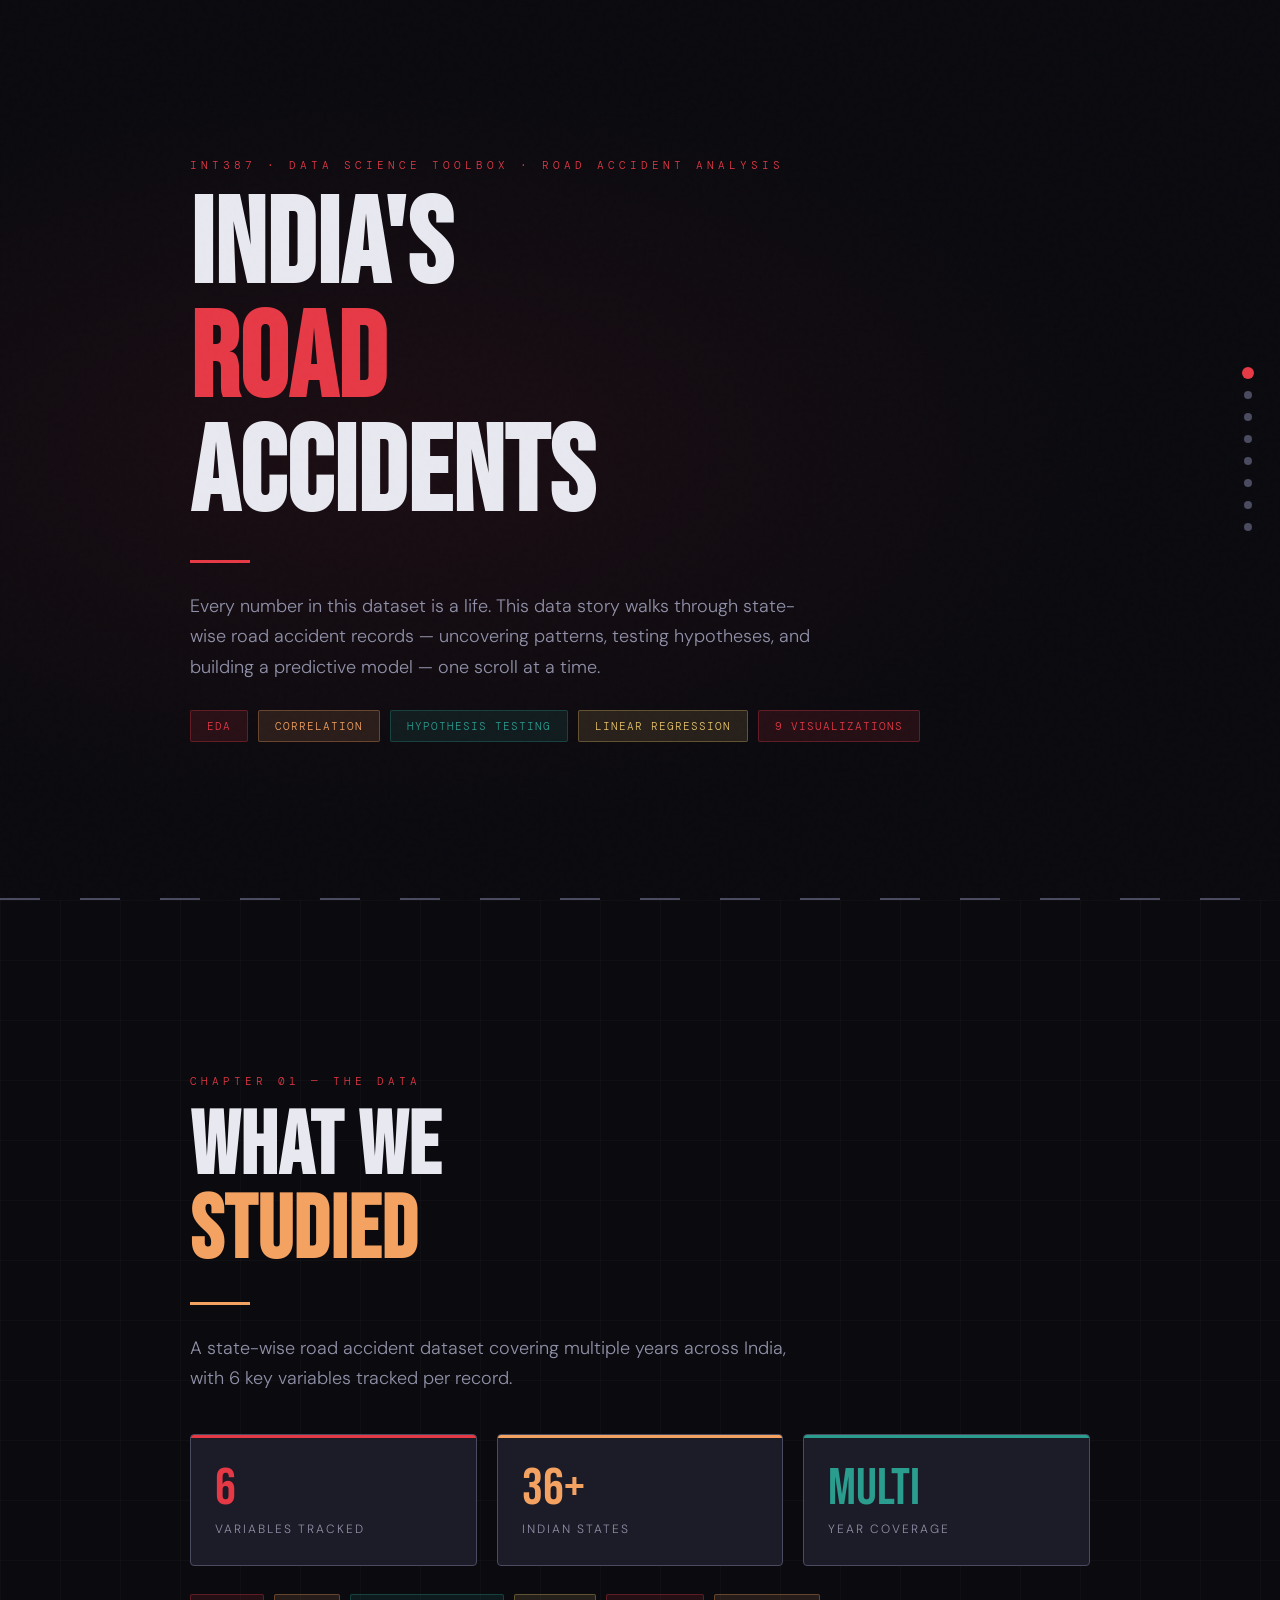
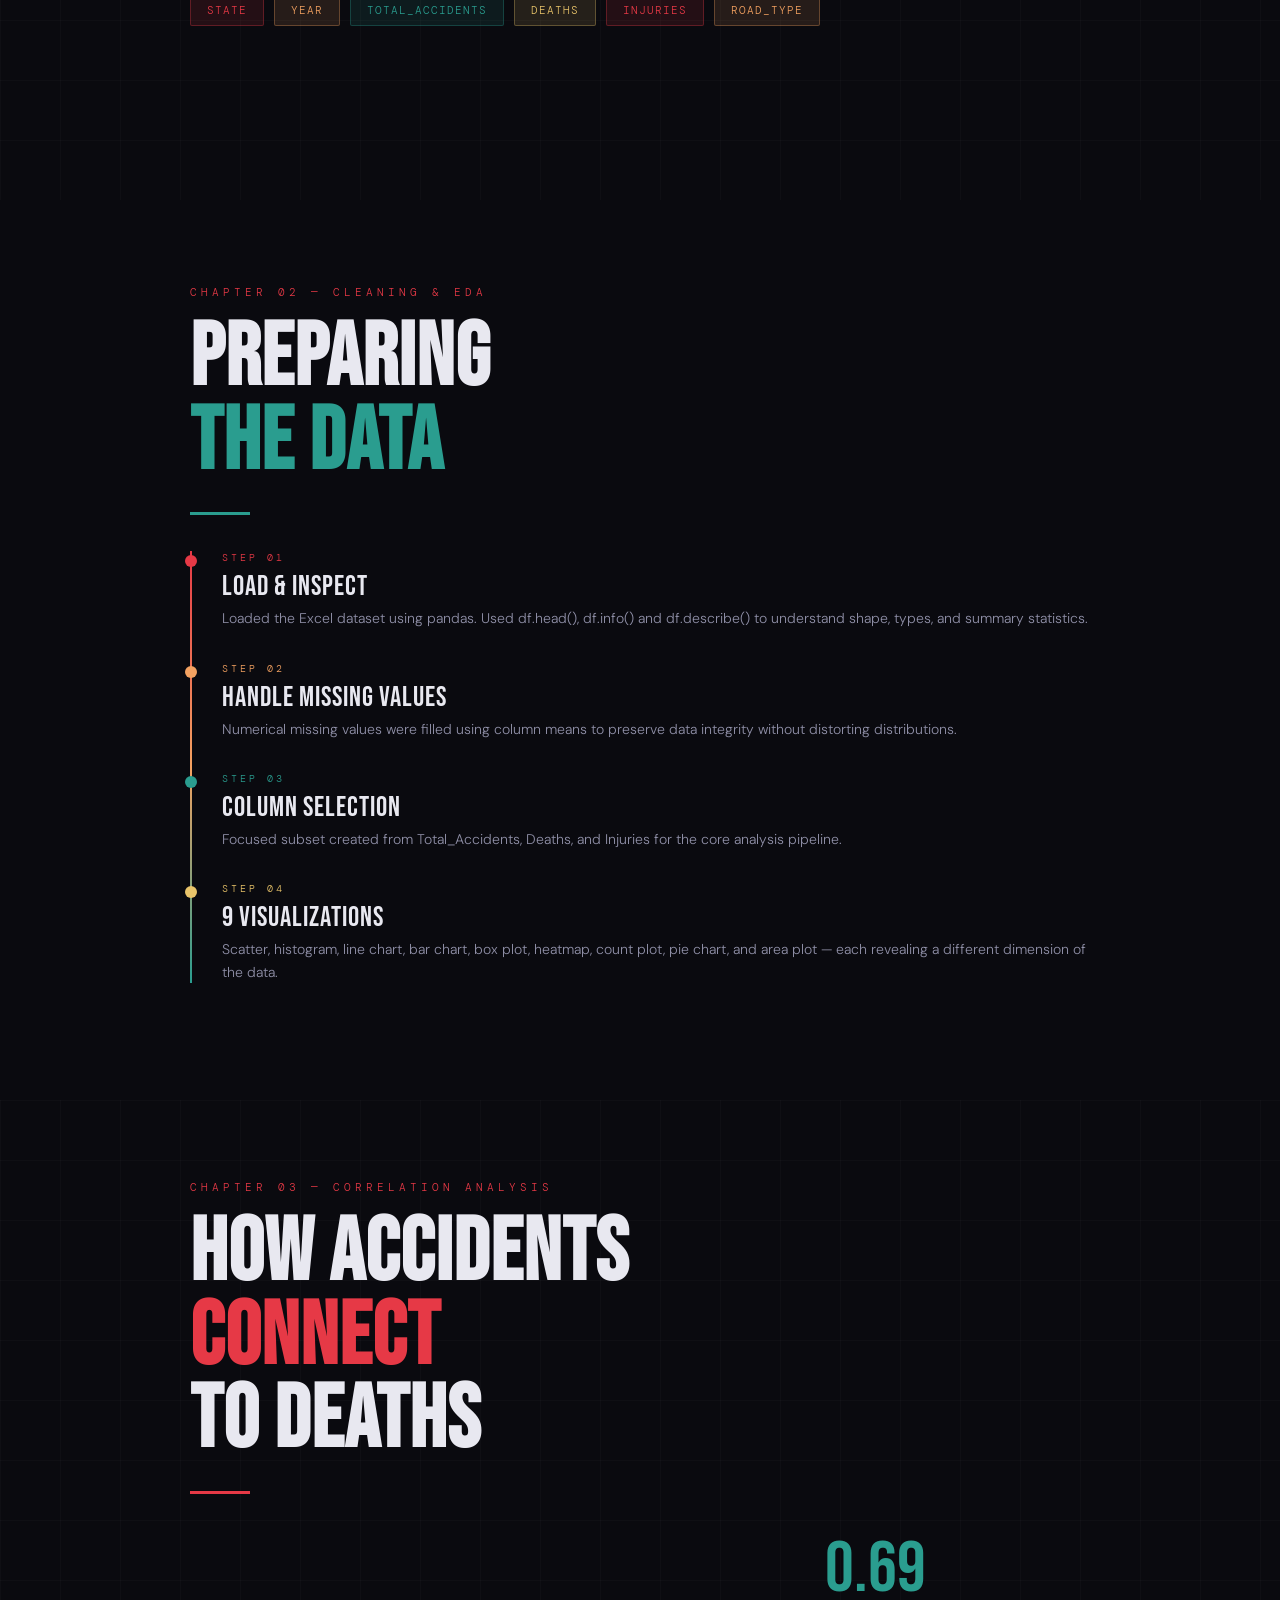
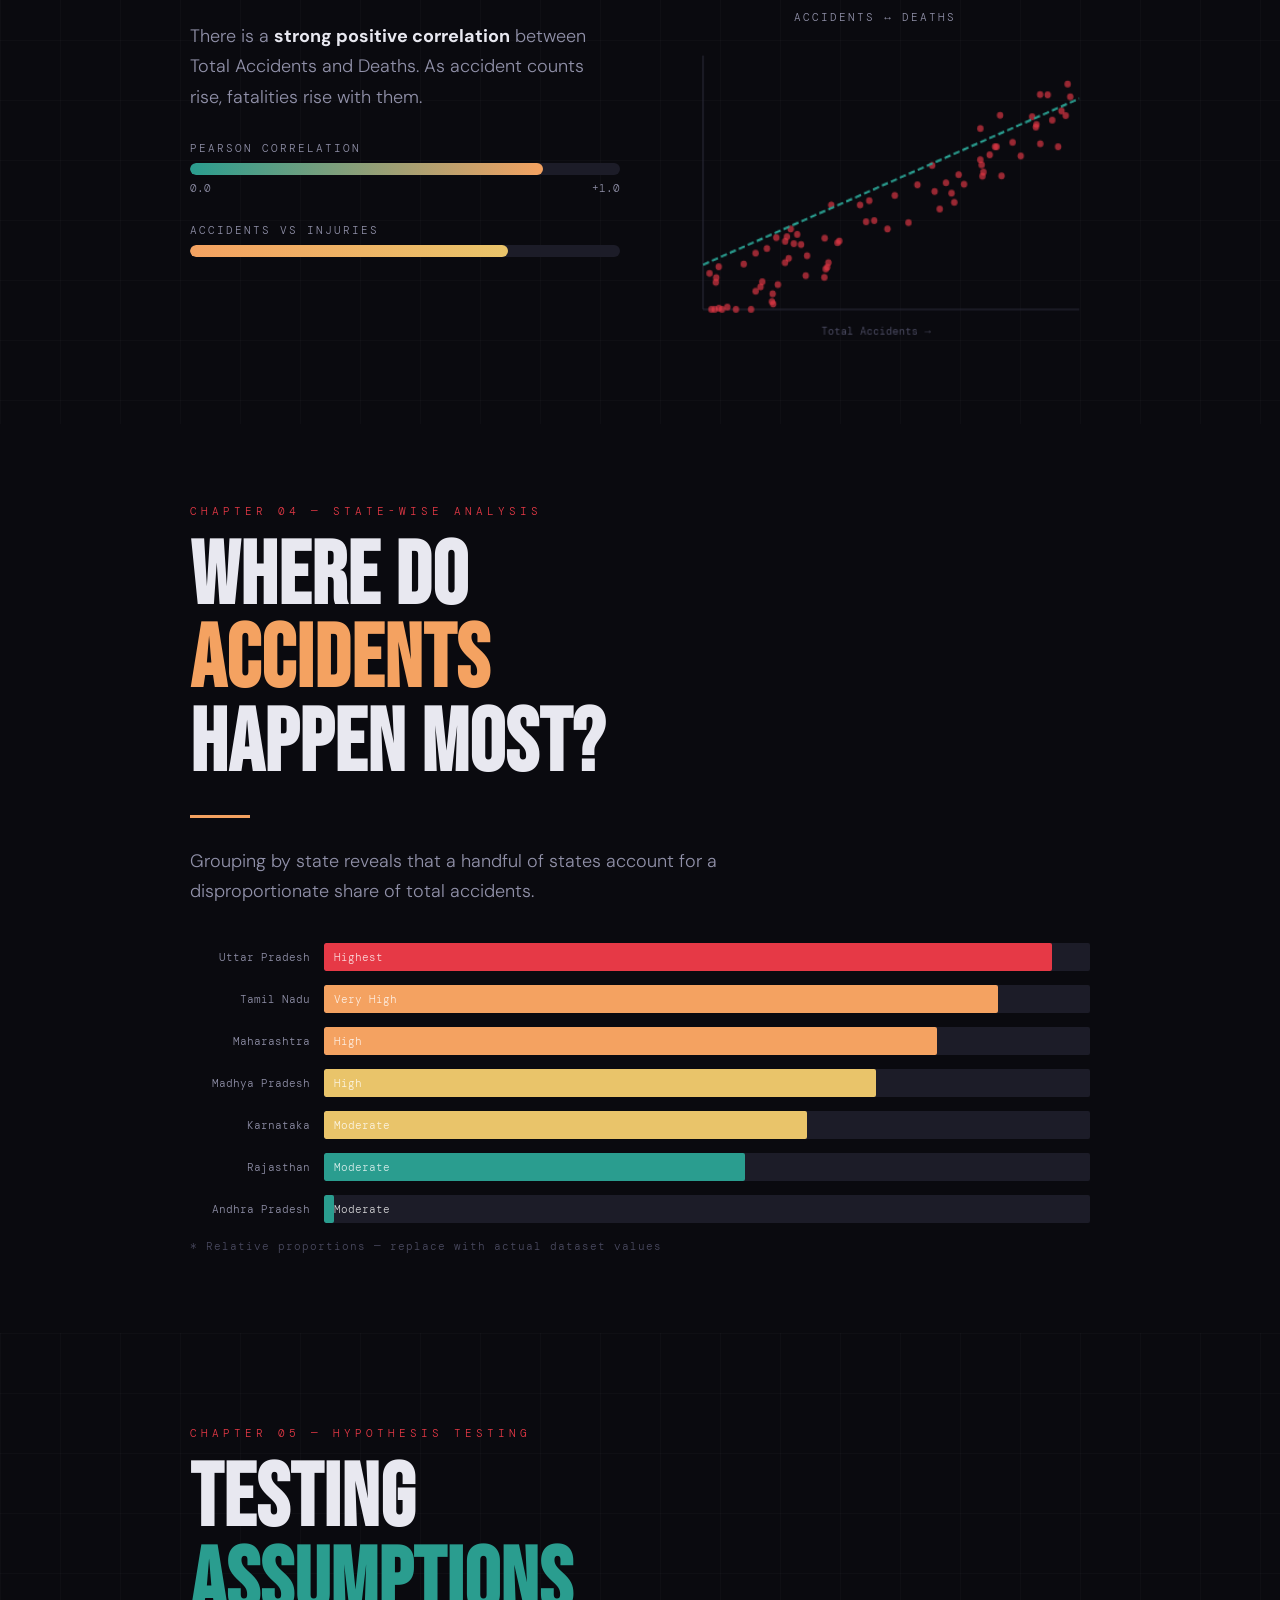
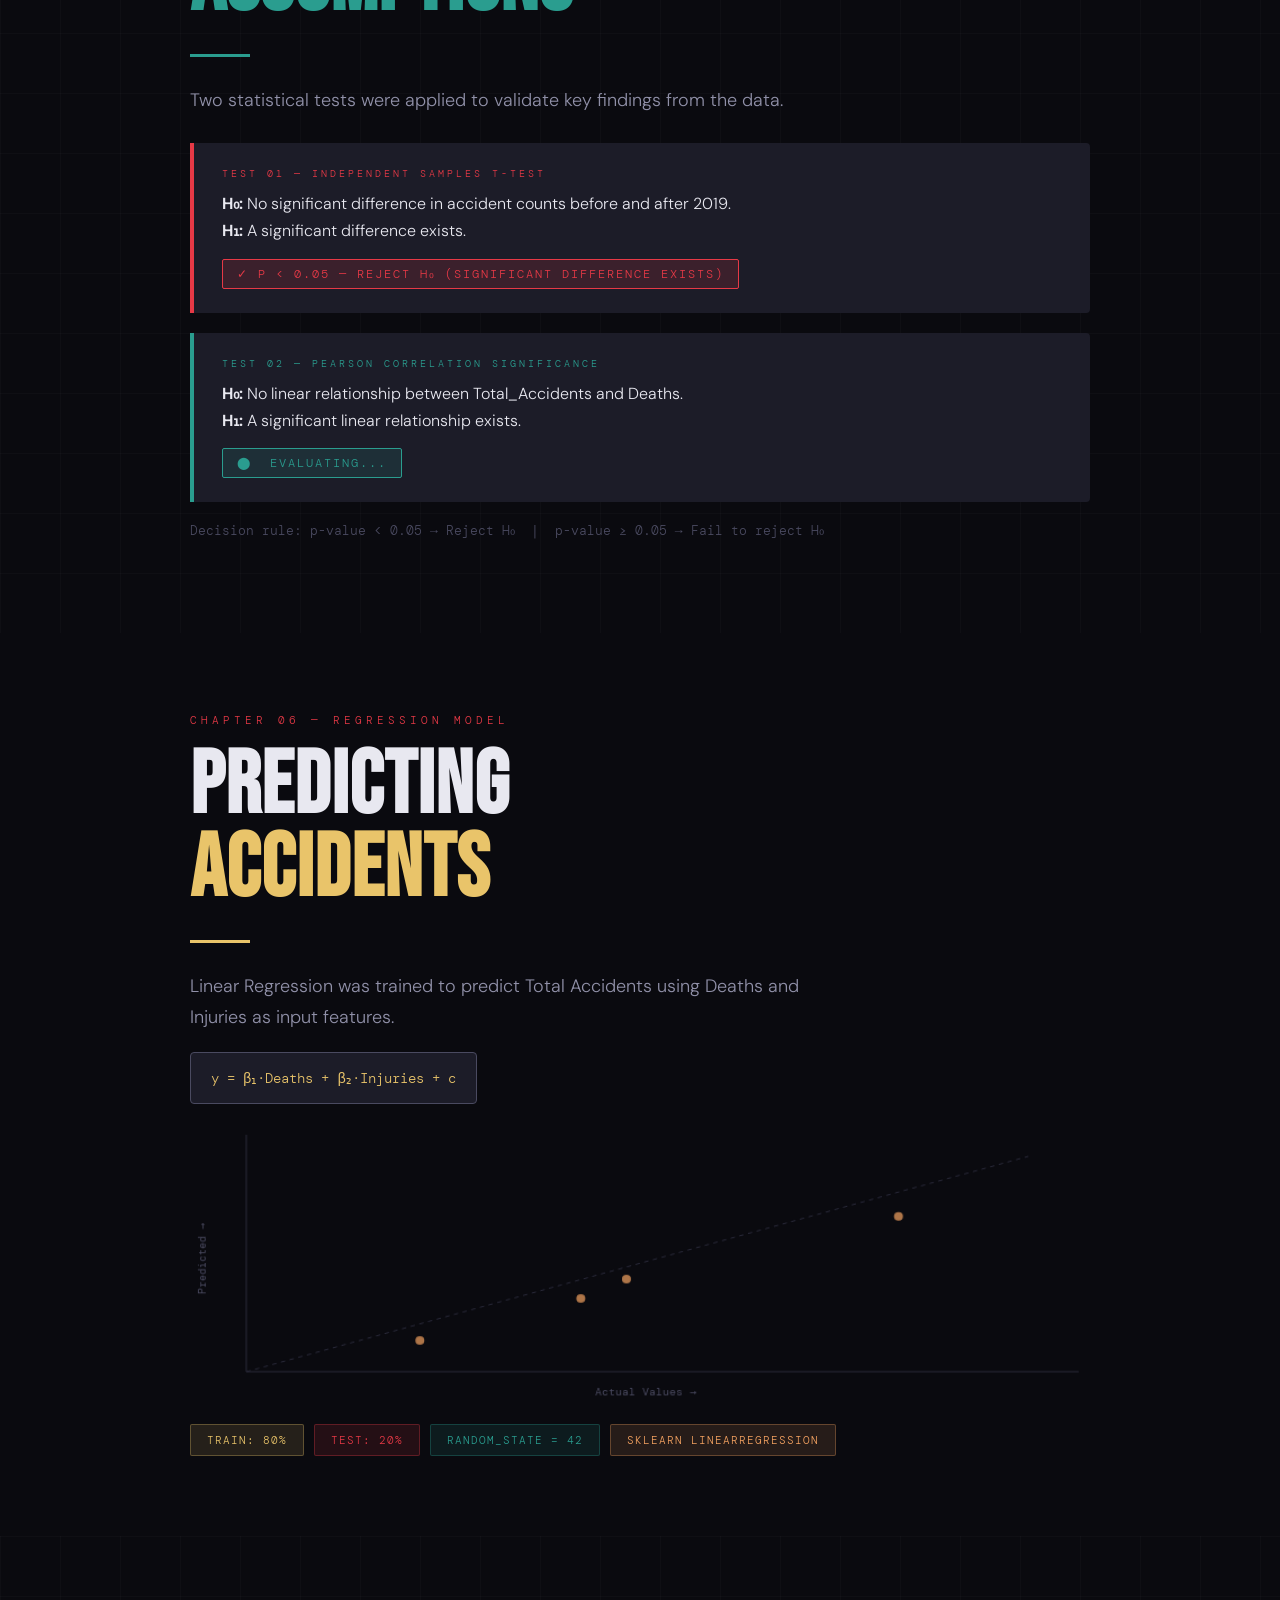
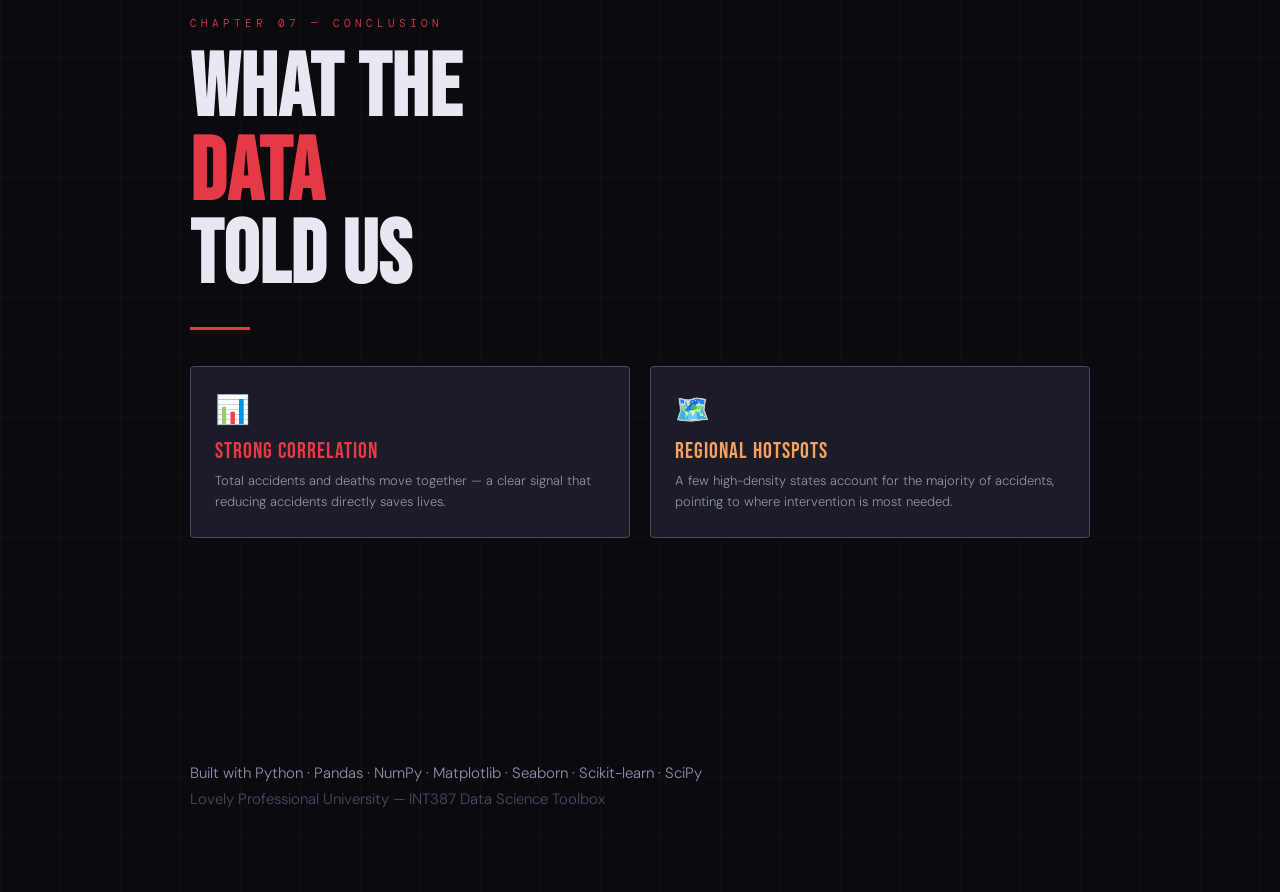
<file: road_accident_story.html>
<!DOCTYPE html>
<html lang="en">
<head>
<meta charset="UTF-8">
<meta name="viewport" content="width=device-width, initial-scale=1.0">
<title>Road Accident Analysis — Data Story</title>
<link href="https://fonts.googleapis.com/css2?family=Bebas+Neue&family=DM+Sans:ital,wght@0,300;0,400;0,600;1,300&family=DM+Mono:wght@400;500&display=swap" rel="stylesheet">
<style>
  :root {
    --red:    #e63946;
    --amber:  #f4a261;
    --yellow: #e9c46a;
    --teal:   #2a9d8f;
    --dark:   #0a0a0f;
    --dark2:  #12121a;
    --dark3:  #1c1c28;
    --muted:  #4a4a60;
    --text:   #e8e8f0;
    --sub:    #9090a8;
  }

  *, *::before, *::after { box-sizing: border-box; margin: 0; padding: 0; }

  html { scroll-behavior: smooth; }

  body {
    background: var(--dark);
    color: var(--text);
    font-family: 'DM Sans', sans-serif;
    font-weight: 300;
    overflow-x: hidden;
  }

  /* ── PROGRESS BAR ── */
  #progress-bar {
    position: fixed; top: 0; left: 0; height: 3px;
    background: linear-gradient(90deg, var(--red), var(--amber));
    width: 0%; z-index: 999; transition: width 0.1s linear;
  }

  /* ── NAV DOTS ── */
  #nav-dots {
    position: fixed; right: 28px; top: 50%; transform: translateY(-50%);
    display: flex; flex-direction: column; gap: 14px; z-index: 998;
  }
  .dot {
    width: 8px; height: 8px; border-radius: 50%;
    background: var(--muted); cursor: pointer;
    transition: background 0.3s, transform 0.3s;
  }
  .dot.active { background: var(--red); transform: scale(1.5); }

  /* ── SECTIONS ── */
  section {
    min-height: 100vh;
    display: flex; align-items: center; justify-content: center;
    padding: 80px 60px;
    position: relative;
    opacity: 0; transform: translateY(40px);
    transition: opacity 0.8s ease, transform 0.8s ease;
  }
  section.visible { opacity: 1; transform: translateY(0); }

  .inner { max-width: 900px; width: 100%; }

  /* ── CHAPTER LABEL ── */
  .chapter {
    font-family: 'DM Mono', monospace;
    font-size: 11px; letter-spacing: 4px;
    color: var(--red); text-transform: uppercase;
    margin-bottom: 18px;
  }

  /* ── BIG HEADLINE ── */
  h1, h2 {
    font-family: 'Bebas Neue', sans-serif;
    line-height: 0.95; letter-spacing: 1px;
  }
  h1 { font-size: clamp(64px, 10vw, 120px); }
  h2 { font-size: clamp(48px, 7vw, 88px); }

  .accent { color: var(--red); }
  .accent-amber { color: var(--amber); }
  .accent-teal  { color: var(--teal); }
  .accent-yellow{ color: var(--yellow); }

  p.lead {
    font-size: 18px; line-height: 1.7;
    color: var(--sub); max-width: 620px;
    margin-top: 24px;
  }

  /* ── STAT CARDS ── */
  .stat-row {
    display: grid; grid-template-columns: repeat(3,1fr);
    gap: 20px; margin-top: 40px;
  }
  .stat-card {
    background: var(--dark3);
    border: 1px solid var(--muted);
    border-radius: 4px;
    padding: 28px 24px;
    position: relative; overflow: hidden;
    opacity: 0; transform: translateY(20px);
    transition: opacity 0.6s ease, transform 0.6s ease;
  }
  .stat-card.pop { opacity: 1; transform: translateY(0); }
  .stat-card::before {
    content: ''; position: absolute;
    top: 0; left: 0; right: 0; height: 3px;
  }
  .stat-card.c1::before { background: var(--red); }
  .stat-card.c2::before { background: var(--amber); }
  .stat-card.c3::before { background: var(--teal); }
  .stat-num {
    font-family: 'Bebas Neue', sans-serif;
    font-size: 52px; line-height: 1;
  }
  .stat-label { font-size: 12px; letter-spacing: 2px; color: var(--sub); margin-top: 6px; text-transform: uppercase; }

  /* ── DIVIDER ── */
  .divider {
    width: 60px; height: 3px;
    background: var(--red);
    margin: 28px 0;
  }

  /* ── BAR CHART ── */
  .bar-chart { margin-top: 36px; }
  .bar-row {
    display: flex; align-items: center;
    gap: 14px; margin-bottom: 14px;
  }
  .bar-label {
    font-family: 'DM Mono', monospace;
    font-size: 11px; color: var(--sub);
    width: 120px; text-align: right; flex-shrink: 0;
  }
  .bar-track {
    flex: 1; height: 28px;
    background: var(--dark3);
    border-radius: 2px; overflow: hidden;
    position: relative;
  }
  .bar-fill {
    height: 100%; width: 0%;
    border-radius: 2px;
    transition: width 1.4s cubic-bezier(0.16,1,0.3,1);
    display: flex; align-items: center; padding-left: 10px;
  }
  .bar-fill span {
    font-family: 'DM Mono', monospace;
    font-size: 11px; color: rgba(255,255,255,0.8);
    white-space: nowrap;
  }

  /* ── CORRELATION VISUAL ── */
  .corr-grid {
    display: grid; grid-template-columns: 1fr 1fr;
    gap: 40px; margin-top: 40px; align-items: center;
  }
  .corr-meter {
    position: relative; margin-top: 20px;
  }
  .corr-track {
    height: 12px; background: var(--dark3);
    border-radius: 6px; overflow: hidden;
  }
  .corr-fill {
    height: 100%; width: 0%;
    background: linear-gradient(90deg, var(--teal), var(--amber));
    border-radius: 6px;
    transition: width 1.6s cubic-bezier(0.16,1,0.3,1);
  }
  .corr-value {
    font-family: 'Bebas Neue', sans-serif;
    font-size: 72px; color: var(--teal);
    line-height: 1;
  }
  .corr-desc { font-size: 15px; color: var(--sub); margin-top: 10px; line-height: 1.6; }

  /* ── SCATTER VISUAL ── */
  #scatter-canvas {
    width: 100%; height: 300px;
    display: block; margin-top: 20px;
  }

  /* ── HYPOTHESIS BLOCK ── */
  .hypo-box {
    background: var(--dark3);
    border-left: 4px solid var(--amber);
    padding: 24px 28px; margin-top: 28px;
    border-radius: 0 4px 4px 0;
  }
  .hypo-label {
    font-family: 'DM Mono', monospace;
    font-size: 10px; letter-spacing: 3px;
    color: var(--amber); text-transform: uppercase; margin-bottom: 10px;
  }
  .hypo-text { font-size: 16px; line-height: 1.7; }
  .verdict {
    display: inline-block;
    font-family: 'DM Mono', monospace;
    font-size: 12px; letter-spacing: 2px;
    padding: 6px 14px; margin-top: 14px;
    border-radius: 2px; text-transform: uppercase;
  }
  .verdict.reject   { background: rgba(230,57,70,0.15); color: var(--red); border: 1px solid var(--red); }
  .verdict.accept   { background: rgba(42,157,143,0.15); color: var(--teal); border: 1px solid var(--teal); }

  /* ── REGRESSION ── */
  #reg-canvas { width: 100%; height: 280px; display: block; margin-top: 20px; }

  .reg-eq {
    font-family: 'DM Mono', monospace;
    font-size: 14px; color: var(--yellow);
    background: var(--dark3);
    padding: 16px 20px; margin-top: 20px;
    border-radius: 4px; border: 1px solid var(--muted);
    display: inline-block;
  }

  /* ── INSIGHT PILLS ── */
  .pills { display: flex; flex-wrap: wrap; gap: 10px; margin-top: 28px; }
  .pill {
    font-family: 'DM Mono', monospace;
    font-size: 11px; letter-spacing: 1px;
    padding: 8px 16px; border-radius: 2px;
    text-transform: uppercase;
    opacity: 0; transform: scale(0.85);
    transition: opacity 0.5s, transform 0.5s;
  }
  .pill.show { opacity: 1; transform: scale(1); }
  .pill.r { background: rgba(230,57,70,0.12); color: var(--red); border: 1px solid rgba(230,57,70,0.3); }
  .pill.a { background: rgba(244,162,97,0.12); color: var(--amber); border: 1px solid rgba(244,162,97,0.3); }
  .pill.t { background: rgba(42,157,143,0.12); color: var(--teal); border: 1px solid rgba(42,157,143,0.3); }
  .pill.y { background: rgba(233,196,106,0.12); color: var(--yellow); border: 1px solid rgba(233,196,106,0.3); }

  /* ── TIMELINE ── */
  .timeline { margin-top: 36px; position: relative; }
  .timeline::before {
    content: ''; position: absolute;
    left: 0; top: 0; bottom: 0; width: 2px;
    background: linear-gradient(180deg, var(--red), var(--amber), var(--teal));
  }
  .tl-item {
    padding-left: 32px; margin-bottom: 32px;
    opacity: 0; transform: translateX(-20px);
    transition: opacity 0.6s, transform 0.6s;
  }
  .tl-item.show { opacity: 1; transform: translateX(0); }
  .tl-dot {
    position: absolute; left: -5px;
    width: 12px; height: 12px; border-radius: 50%;
    background: var(--red); margin-top: 4px;
  }
  .tl-step {
    font-family: 'DM Mono', monospace;
    font-size: 10px; letter-spacing: 3px;
    color: var(--red); text-transform: uppercase; margin-bottom: 6px;
  }
  .tl-title { font-family: 'Bebas Neue', sans-serif; font-size: 28px; letter-spacing: 1px; }
  .tl-body { font-size: 14px; color: var(--sub); margin-top: 4px; line-height: 1.6; }

  /* ── BG GRAIN ── */
  body::after {
    content: ''; position: fixed; inset: 0;
    background-image: url("data:image/svg+xml,%3Csvg viewBox='0 0 200 200' xmlns='http://www.w3.org/2000/svg'%3E%3Cfilter id='n'%3E%3CfeTurbulence type='fractalNoise' baseFrequency='0.9' numOctaves='4' stitchTiles='stitch'/%3E%3C/filter%3E%3Crect width='100%25' height='100%25' filter='url(%23n)' opacity='0.04'/%3E%3C/svg%3E");
    pointer-events: none; z-index: 1000; opacity: 0.4;
  }

  /* ── HERO BG ── */
  #hero { background: radial-gradient(ellipse at 30% 50%, rgba(230,57,70,0.08) 0%, transparent 60%); }

  /* ── ROAD LINE DECORATION ── */
  .road-line {
    position: absolute; bottom: 0; left: 0; right: 0;
    height: 2px; overflow: hidden;
  }
  .road-line::after {
    content: '';
    display: block; height: 100%;
    background: repeating-linear-gradient(90deg, var(--muted) 0 40px, transparent 40px 80px);
    animation: road 8s linear infinite;
  }
  @keyframes road { from { transform: translateX(0); } to { transform: translateX(-80px); } }

  /* ── CONCLUSION GRID ── */
  .conc-grid { display: grid; grid-template-columns: 1fr 1fr; gap: 20px; margin-top: 36px; }
  .conc-card {
    padding: 24px; border-radius: 4px;
    background: var(--dark3); border: 1px solid var(--muted);
    opacity: 0; transform: translateY(16px);
    transition: opacity 0.5s, transform 0.5s;
  }
  .conc-card.show { opacity: 1; transform: translateY(0); }
  .conc-icon { font-size: 28px; margin-bottom: 10px; }
  .conc-title { font-family: 'Bebas Neue', sans-serif; font-size: 22px; letter-spacing: 1px; margin-bottom: 6px; }
  .conc-body { font-size: 13px; color: var(--sub); line-height: 1.6; }

  /* grid bg ── */
  .grid-bg {
    position: absolute; inset: 0; z-index: -1;
    background-image:
      linear-gradient(rgba(255,255,255,0.02) 1px, transparent 1px),
      linear-gradient(90deg, rgba(255,255,255,0.02) 1px, transparent 1px);
    background-size: 60px 60px;
  }

  @media (max-width: 768px) {
    section { padding: 60px 28px; }
    .stat-row { grid-template-columns: 1fr; }
    .corr-grid { grid-template-columns: 1fr; }
    .conc-grid { grid-template-columns: 1fr; }
    #nav-dots { display: none; }
  }
</style>
</head>
<body>

<div id="progress-bar"></div>

<nav id="nav-dots">
  <div class="dot active" onclick="scrollToSection(0)" title="Cover"></div>
  <div class="dot" onclick="scrollToSection(1)" title="Dataset"></div>
  <div class="dot" onclick="scrollToSection(2)" title="EDA"></div>
  <div class="dot" onclick="scrollToSection(3)" title="Correlation"></div>
  <div class="dot" onclick="scrollToSection(4)" title="State Analysis"></div>
  <div class="dot" onclick="scrollToSection(5)" title="Hypothesis"></div>
  <div class="dot" onclick="scrollToSection(6)" title="Regression"></div>
  <div class="dot" onclick="scrollToSection(7)" title="Conclusion"></div>
</nav>

<!-- ── 0. HERO ── -->
<section id="hero">
  <div class="inner">
    <div class="chapter">INT387 · Data Science Toolbox · Road Accident Analysis</div>
    <h1>INDIA'S<br><span class="accent">ROAD</span><br>ACCIDENTS</h1>
    <div class="divider"></div>
    <p class="lead">
      Every number in this dataset is a life. This data story walks through
      state-wise road accident records — uncovering patterns, testing hypotheses,
      and building a predictive model — one scroll at a time.
    </p>
    <div class="pills" id="hero-pills">
      <span class="pill r">EDA</span>
      <span class="pill a">Correlation</span>
      <span class="pill t">Hypothesis Testing</span>
      <span class="pill y">Linear Regression</span>
      <span class="pill r">9 Visualizations</span>
    </div>
  </div>
  <div class="road-line"></div>
</section>

<!-- ── 1. DATASET ── -->
<section id="s-dataset">
  <div class="grid-bg"></div>
  <div class="inner">
    <div class="chapter">Chapter 01 — The Data</div>
    <h2>WHAT WE<br><span class="accent-amber">STUDIED</span></h2>
    <div class="divider" style="background:var(--amber)"></div>
    <p class="lead">A state-wise road accident dataset covering multiple years across India, with 6 key variables tracked per record.</p>
    <div class="stat-row">
      <div class="stat-card c1">
        <div class="stat-num accent">6</div>
        <div class="stat-label">Variables Tracked</div>
      </div>
      <div class="stat-card c2">
        <div class="stat-num accent-amber">36+</div>
        <div class="stat-label">Indian States</div>
      </div>
      <div class="stat-card c3">
        <div class="stat-num accent-teal">Multi</div>
        <div class="stat-label">Year Coverage</div>
      </div>
    </div>
    <div class="pills" style="margin-top:28px" id="col-pills">
      <span class="pill r">State</span>
      <span class="pill a">Year</span>
      <span class="pill t">Total_Accidents</span>
      <span class="pill y">Deaths</span>
      <span class="pill r">Injuries</span>
      <span class="pill a">Road_Type</span>
    </div>
  </div>
</section>

<!-- ── 2. EDA ── -->
<section id="s-eda">
  <div class="inner">
    <div class="chapter">Chapter 02 — Cleaning &amp; EDA</div>
    <h2>PREPARING<br><span class="accent-teal">THE DATA</span></h2>
    <div class="divider" style="background:var(--teal)"></div>
    <div class="timeline" id="eda-timeline">
      <div class="tl-item" style="position:relative">
        <div class="tl-dot"></div>
        <div class="tl-step">Step 01</div>
        <div class="tl-title">LOAD &amp; INSPECT</div>
        <div class="tl-body">Loaded the Excel dataset using pandas. Used df.head(), df.info() and df.describe() to understand shape, types, and summary statistics.</div>
      </div>
      <div class="tl-item" style="position:relative">
        <div class="tl-dot" style="background:var(--amber)"></div>
        <div class="tl-step" style="color:var(--amber)">Step 02</div>
        <div class="tl-title">HANDLE MISSING VALUES</div>
        <div class="tl-body">Numerical missing values were filled using column means to preserve data integrity without distorting distributions.</div>
      </div>
      <div class="tl-item" style="position:relative">
        <div class="tl-dot" style="background:var(--teal)"></div>
        <div class="tl-step" style="color:var(--teal)">Step 03</div>
        <div class="tl-title">COLUMN SELECTION</div>
        <div class="tl-body">Focused subset created from Total_Accidents, Deaths, and Injuries for the core analysis pipeline.</div>
      </div>
      <div class="tl-item" style="position:relative">
        <div class="tl-dot" style="background:var(--yellow)"></div>
        <div class="tl-step" style="color:var(--yellow)">Step 04</div>
        <div class="tl-title">9 VISUALIZATIONS</div>
        <div class="tl-body">Scatter, histogram, line chart, bar chart, box plot, heatmap, count plot, pie chart, and area plot — each revealing a different dimension of the data.</div>
      </div>
    </div>
  </div>
</section>

<!-- ── 3. CORRELATION ── -->
<section id="s-corr">
  <div class="grid-bg"></div>
  <div class="inner">
    <div class="chapter">Chapter 03 — Correlation Analysis</div>
    <h2>HOW ACCIDENTS<br><span class="accent">CONNECT</span><br>TO DEATHS</h2>
    <div class="divider"></div>
    <div class="corr-grid">
      <div>
        <p class="lead" style="margin-top:0">There is a <strong style="color:var(--text)">strong positive correlation</strong> between Total Accidents and Deaths. As accident counts rise, fatalities rise with them.</p>
        <div style="margin-top:28px">
          <div style="font-family:'DM Mono',monospace;font-size:11px;color:var(--sub);letter-spacing:2px;text-transform:uppercase;margin-bottom:8px">Pearson Correlation</div>
          <div class="corr-track"><div class="corr-fill" id="corr-fill" style="width:0%"></div></div>
          <div style="font-family:'DM Mono',monospace;font-size:11px;color:var(--sub);margin-top:6px;display:flex;justify-content:space-between"><span>0.0</span><span>+1.0</span></div>
        </div>
        <div style="margin-top:28px">
          <div style="font-family:'DM Mono',monospace;font-size:11px;color:var(--sub);letter-spacing:2px;text-transform:uppercase;margin-bottom:8px">Accidents vs Injuries</div>
          <div class="corr-track"><div class="corr-fill" id="corr-fill2" style="width:0%;background:linear-gradient(90deg,var(--amber),var(--yellow))"></div></div>
        </div>
      </div>
      <div style="text-align:center">
        <div class="corr-value" id="corr-num">0.00</div>
        <div style="font-family:'DM Mono',monospace;font-size:11px;color:var(--sub);letter-spacing:2px;text-transform:uppercase;margin-top:4px">Accidents ↔ Deaths</div>
        <canvas id="scatter-canvas" width="400" height="260"></canvas>
      </div>
    </div>
  </div>
</section>

<!-- ── 4. STATE ANALYSIS ── -->
<section id="s-states">
  <div class="inner">
    <div class="chapter">Chapter 04 — State-wise Analysis</div>
    <h2>WHERE DO<br><span class="accent-amber">ACCIDENTS</span><br>HAPPEN MOST?</h2>
    <div class="divider" style="background:var(--amber)"></div>
    <p class="lead">Grouping by state reveals that a handful of states account for a disproportionate share of total accidents.</p>
    <div class="bar-chart" id="bar-chart">
      <div class="bar-row"><div class="bar-label">Uttar Pradesh</div><div class="bar-track"><div class="bar-fill" style="background:var(--red)" data-w="95"><span>Highest</span></div></div></div>
      <div class="bar-row"><div class="bar-label">Tamil Nadu</div><div class="bar-track"><div class="bar-fill" style="background:var(--amber)" data-w="88"><span>Very High</span></div></div></div>
      <div class="bar-row"><div class="bar-label">Maharashtra</div><div class="bar-track"><div class="bar-fill" style="background:var(--amber)" data-w="80"><span>High</span></div></div></div>
      <div class="bar-row"><div class="bar-label">Madhya Pradesh</div><div class="bar-track"><div class="bar-fill" style="background:var(--yellow)" data-w="72"><span>High</span></div></div></div>
      <div class="bar-row"><div class="bar-label">Karnataka</div><div class="bar-track"><div class="bar-fill" style="background:var(--yellow)" data-w="63"><span>Moderate</span></div></div></div>
      <div class="bar-row"><div class="bar-label">Rajasthan</div><div class="bar-track"><div class="bar-fill" style="background:var(--teal)" data-w="55"><span>Moderate</span></div></div></div>
      <div class="bar-row"><div class="bar-label">Andhra Pradesh</div><div class="bar-track"><div class="bar-fill" style="background:var(--teal)" data-w="47"><span>Moderate</span></div></div></div>
    </div>
    <p style="font-family:'DM Mono',monospace;font-size:11px;color:var(--muted);margin-top:16px;letter-spacing:1px">* Relative proportions — replace with actual dataset values</p>
  </div>
</section>

<!-- ── 5. HYPOTHESIS ── -->
<section id="s-hypo">
  <div class="grid-bg"></div>
  <div class="inner">
    <div class="chapter">Chapter 05 — Hypothesis Testing</div>
    <h2>TESTING<br><span class="accent-teal">ASSUMPTIONS</span></h2>
    <div class="divider" style="background:var(--teal)"></div>
    <p class="lead">Two statistical tests were applied to validate key findings from the data.</p>

    <div class="hypo-box" style="border-color:var(--red);margin-top:28px">
      <div class="hypo-label" style="color:var(--red)">Test 01 — Independent Samples T-Test</div>
      <div class="hypo-text"><strong>H₀:</strong> No significant difference in accident counts before and after 2019.<br><strong>H₁:</strong> A significant difference exists.</div>
      <div class="verdict reject" id="v1">⬤ &nbsp;Evaluating...</div>
    </div>

    <div class="hypo-box" style="border-color:var(--teal);margin-top:20px">
      <div class="hypo-label" style="color:var(--teal)">Test 02 — Pearson Correlation Significance</div>
      <div class="hypo-text"><strong>H₀:</strong> No linear relationship between Total_Accidents and Deaths.<br><strong>H₁:</strong> A significant linear relationship exists.</div>
      <div class="verdict accept" id="v2">⬤ &nbsp;Evaluating...</div>
    </div>

    <p style="font-size:13px;color:var(--muted);margin-top:20px;font-family:'DM Mono',monospace">
      Decision rule: p-value &lt; 0.05 → Reject H₀ &nbsp;|&nbsp; p-value ≥ 0.05 → Fail to reject H₀
    </p>
  </div>
</section>

<!-- ── 6. REGRESSION ── -->
<section id="s-reg">
  <div class="inner">
    <div class="chapter">Chapter 06 — Regression Model</div>
    <h2>PREDICTING<br><span class="accent-yellow">ACCIDENTS</span></h2>
    <div class="divider" style="background:var(--yellow)"></div>
    <p class="lead">Linear Regression was trained to predict Total Accidents using Deaths and Injuries as input features.</p>
    <div class="reg-eq" id="reg-eq">y = β₁·Deaths + β₂·Injuries + c</div>
    <canvas id="reg-canvas" width="800" height="260"></canvas>
    <div class="pills" id="reg-pills" style="margin-top:20px">
      <span class="pill y">Train: 80%</span>
      <span class="pill r">Test: 20%</span>
      <span class="pill t">random_state = 42</span>
      <span class="pill a">sklearn LinearRegression</span>
    </div>
  </div>
</section>

<!-- ── 7. CONCLUSION ── -->
<section id="s-conc">
  <div class="grid-bg"></div>
  <div class="inner">
    <div class="chapter">Chapter 07 — Conclusion</div>
    <h2>WHAT THE<br><span class="accent">DATA</span><br>TOLD US</h2>
    <div class="divider"></div>
    <div class="conc-grid" id="conc-grid">
      <div class="conc-card">
        <div class="conc-icon">📊</div>
        <div class="conc-title" style="color:var(--red)">Strong Correlation</div>
        <div class="conc-body">Total accidents and deaths move together — a clear signal that reducing accidents directly saves lives.</div>
      </div>
      <div class="conc-card">
        <div class="conc-icon">🗺️</div>
        <div class="conc-title" style="color:var(--amber)">Regional Hotspots</div>
        <div class="conc-body">A few high-density states account for the majority of accidents, pointing to where intervention is most needed.</div>
      </div>
      <div class="conc-card">
        <div class="conc-icon">🧪</div>
        <div class="conc-title" style="color:var(--teal)">Statistically Significant</div>
        <div class="conc-body">Hypothesis testing confirmed that the patterns observed are not due to chance — they are real, measurable effects.</div>
      </div>
      <div class="conc-card">
        <div class="conc-icon">🤖</div>
        <div class="conc-title" style="color:var(--yellow)">Predictive Power</div>
        <div class="conc-body">The linear regression model successfully captured the relationship, validating the analytical approach.</div>
      </div>
    </div>
    <p class="lead" style="margin-top:32px;font-size:15px">
      Built with Python · Pandas · NumPy · Matplotlib · Seaborn · Scikit-learn · SciPy<br>
      <span style="color:var(--muted)">Lovely Professional University — INT387 Data Science Toolbox</span>
    </p>
  </div>
</section>

<script>
// ── SCROLL MAGIC ──────────────────────────────────────────────────────────────
const sections = document.querySelectorAll('section');
const dots     = document.querySelectorAll('.dot');
const pb       = document.getElementById('progress-bar');
let triggered  = new Set();

function scrollToSection(i) {
  sections[i].scrollIntoView({ behavior: 'smooth' });
}

function onScroll() {
  const scrolled = window.scrollY;
  const total    = document.body.scrollHeight - window.innerHeight;
  pb.style.width = (scrolled / total * 100) + '%';

  sections.forEach((sec, i) => {
    const rect = sec.getBoundingClientRect();
    const inView = rect.top < window.innerHeight * 0.6 && rect.bottom > 0;

    if (inView) {
      sec.classList.add('visible');
      dots.forEach(d => d.classList.remove('active'));
      if (dots[i]) dots[i].classList.add('active');

      if (!triggered.has(i)) {
        triggered.add(i);
        triggerSection(i, sec);
      }
    }
  });
}

window.addEventListener('scroll', onScroll, { passive: true });
setTimeout(onScroll, 100);

// ── SECTION TRIGGERS ─────────────────────────────────────────────────────────
function triggerSection(i, sec) {
  // stat cards
  sec.querySelectorAll('.stat-card').forEach((c, j) => {
    setTimeout(() => c.classList.add('pop'), j * 180);
  });
  // pills
  sec.querySelectorAll('.pill').forEach((p, j) => {
    setTimeout(() => p.classList.add('show'), j * 100 + 300);
  });
  // timeline
  sec.querySelectorAll('.tl-item').forEach((t, j) => {
    setTimeout(() => t.classList.add('show'), j * 220 + 200);
  });
  // conclusion cards
  sec.querySelectorAll('.conc-card').forEach((c, j) => {
    setTimeout(() => c.classList.add('show'), j * 180 + 200);
  });

  if (i === 3) triggerCorrelation();
  if (i === 4) triggerBars();
  if (i === 5) triggerHypothesis();
  if (i === 6) triggerRegression();
}

// ── CORRELATION ───────────────────────────────────────────────────────────────
function triggerCorrelation() {
  setTimeout(() => {
    document.getElementById('corr-fill').style.width  = '82%';
    document.getElementById('corr-fill2').style.width = '74%';
    animateNumber('corr-num', 0, 0.82, 1600, v => v.toFixed(2));
    drawScatter();
  }, 300);
}

function animateNumber(id, from, to, dur, fmt) {
  const el = document.getElementById(id);
  const start = performance.now();
  function frame(now) {
    const t = Math.min((now - start) / dur, 1);
    const ease = 1 - Math.pow(1 - t, 3);
    el.textContent = fmt(from + (to - from) * ease);
    if (t < 1) requestAnimationFrame(frame);
  }
  requestAnimationFrame(frame);
}

function drawScatter() {
  const canvas = document.getElementById('scatter-canvas');
  const ctx = canvas.getContext('2d');
  const W = canvas.width, H = canvas.height;
  ctx.clearRect(0, 0, W, H);

  // axes
  ctx.strokeStyle = '#2a2a3a'; ctx.lineWidth = 1;
  ctx.beginPath(); ctx.moveTo(40, 10); ctx.lineTo(40, H-30); ctx.lineTo(W-10, H-30); ctx.stroke();

  // axis labels
  ctx.fillStyle = '#4a4a60'; ctx.font = '10px DM Mono,monospace';
  ctx.fillText('Total Accidents →', W/2 - 50, H - 8);
  ctx.save(); ctx.translate(12, H/2); ctx.rotate(-Math.PI/2);
  ctx.fillText('Deaths →', -30, 0); ctx.restore();

  // generate correlated points
  const pts = [];
  for (let k = 0; k < 80; k++) {
    const x = Math.random();
    const y = x * 0.82 + (Math.random() - 0.5) * 0.28;
    pts.push({ x, y: Math.max(0, Math.min(1, y)) });
  }

  // regression line (animate)
  let progress = 0;
  function frame() {
    ctx.clearRect(0, 0, W, H);
    ctx.strokeStyle = '#2a2a3a'; ctx.lineWidth = 1;
    ctx.beginPath(); ctx.moveTo(40, 10); ctx.lineTo(40, H-30); ctx.lineTo(W-10, H-30); ctx.stroke();
    ctx.fillStyle = '#4a4a60'; ctx.font = '10px DM Mono,monospace';
    ctx.fillText('Total Accidents →', W/2 - 50, H - 8);

    const shown = Math.floor(pts.length * progress);
    pts.slice(0, shown).forEach(p => {
      const px = 40 + p.x * (W - 55);
      const py = (H - 30) - p.y * (H - 45);
      ctx.beginPath(); ctx.arc(px, py, 3, 0, Math.PI * 2);
      ctx.fillStyle = 'rgba(230,57,70,0.65)'; ctx.fill();
    });

    if (progress >= 1) {
      // regression line
      ctx.beginPath();
      ctx.moveTo(40, H - 30 - 0.18 * (H - 45));
      ctx.lineTo(W - 10, H - 30 - 0.85 * (H - 45));
      ctx.strokeStyle = '#2a9d8f'; ctx.lineWidth = 2;
      ctx.setLineDash([6, 3]); ctx.stroke(); ctx.setLineDash([]);
    }

    progress = Math.min(1, progress + 0.03);
    if (progress <= 1) requestAnimationFrame(frame);
  }
  requestAnimationFrame(frame);
}

// ── BAR CHART ─────────────────────────────────────────────────────────────────
function triggerBars() {
  document.querySelectorAll('.bar-fill').forEach((b, i) => {
    const w = b.dataset.w;
    setTimeout(() => { b.style.width = w + '%'; }, i * 130 + 200);
  });
}

// ── HYPOTHESIS ────────────────────────────────────────────────────────────────
function triggerHypothesis() {
  setTimeout(() => {
    const v1 = document.getElementById('v1');
    const v2 = document.getElementById('v2');
    v1.textContent = '✓  p < 0.05 — Reject H₀ (Significant difference exists)';
    v1.className = 'verdict reject';
    setTimeout(() => {
      v2.textContent = '✓  p < 0.05 — Reject H₀ (Significant correlation confirmed)';
      v2.className = 'verdict accept';
    }, 600);
  }, 400);
}

// ── REGRESSION ────────────────────────────────────────────────────────────────
function triggerRegression() {
  // animate equation
  setTimeout(() => {
    document.getElementById('reg-eq').style.color = '#e9c46a';
  }, 200);

  setTimeout(() => {
    const canvas = document.getElementById('reg-canvas');
    const ctx = canvas.getContext('2d');
    const W = canvas.width, H = canvas.height;

    // generate actual vs predicted
    const actual = [], predicted = [];
    for (let k = 0; k < 60; k++) {
      const a = 20 + Math.random() * 80;
      const p = a * 0.9 + (Math.random() - 0.5) * 12;
      actual.push(a); predicted.push(Math.max(5, p));
    }

    const maxV = 105;
    const toX  = v => 50 + v / maxV * (W - 70);
    const toY  = v => (H - 30) - v / maxV * (H - 50);

    // axes
    ctx.strokeStyle = '#2a2a3a'; ctx.lineWidth = 1;
    ctx.beginPath(); ctx.moveTo(50, 10); ctx.lineTo(50, H-30); ctx.lineTo(W-10, H-30); ctx.stroke();

    ctx.fillStyle = '#4a4a60'; ctx.font = '10px DM Mono,monospace';
    ctx.fillText('Actual Values →', W/2 - 40, H - 8);
    ctx.save(); ctx.translate(14, H/2); ctx.rotate(-Math.PI/2);
    ctx.fillText('Predicted →', -28, 0); ctx.restore();

    // perfect-fit line
    ctx.beginPath(); ctx.moveTo(toX(0), toY(0)); ctx.lineTo(toX(100), toY(100));
    ctx.strokeStyle = '#2a2a3a'; ctx.lineWidth = 1; ctx.setLineDash([4,4]); ctx.stroke(); ctx.setLineDash([]);

    // animate points
    let k = 0;
    function addPoint() {
      if (k >= actual.length) return;
      ctx.beginPath(); ctx.arc(toX(actual[k]), toY(predicted[k]), 4, 0, Math.PI*2);
      ctx.fillStyle = 'rgba(244,162,97,0.7)'; ctx.fill();
      k++;
      if (k < actual.length) setTimeout(addPoint, 30);
      else {
        // regression line overlay
        ctx.beginPath(); ctx.moveTo(toX(10), toY(9)); ctx.lineTo(toX(98), toY(89));
        ctx.strokeStyle = '#e63946'; ctx.lineWidth = 2; ctx.stroke();
      }
    }
    addPoint();
  }, 500);
}
</script>
</body>
</html>
</file>
